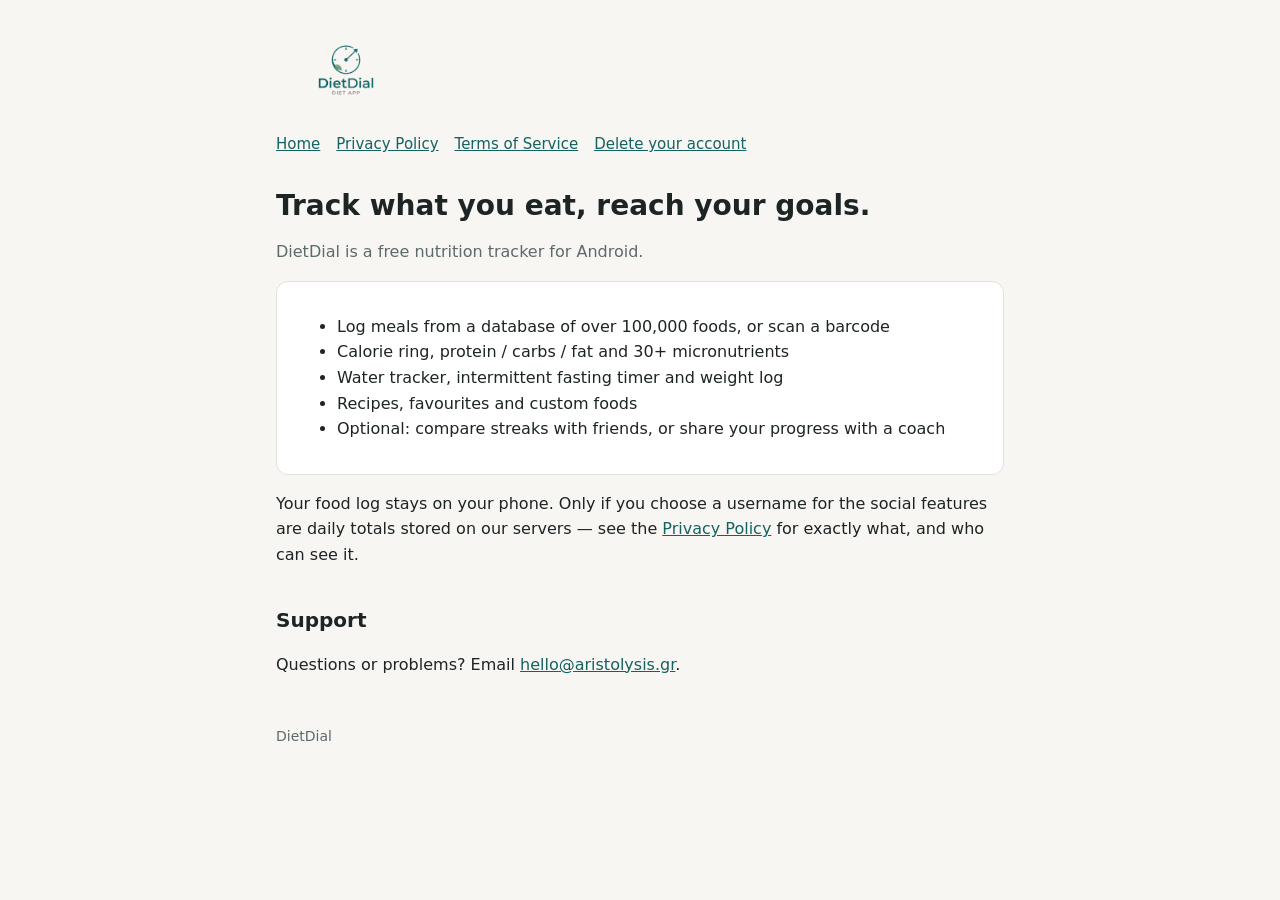
<file: index.html>
<!doctype html>
<html lang="en">
<head>
  <meta charset="utf-8">
  <meta name="viewport" content="width=device-width, initial-scale=1">
  <title>DietDial</title>
  <meta name="description" content="DietDial — a simple calorie, macro and nutrition tracker.">
  <link rel="icon" href="logo.png">
  <link rel="stylesheet" href="style.css">
</head>
<body>
  <main>
    <header><img src="logo.png" alt="DietDial"></header>
    <nav>
      <a href="./">Home</a>
      <a href="privacy.html">Privacy Policy</a>
      <a href="terms.html">Terms of Service</a>
      <a href="delete-account.html">Delete your account</a>
    </nav>

    <h1>Track what you eat, reach your goals.</h1>
    <p class="muted">DietDial is a free nutrition tracker for Android.</p>

    <div class="card">
      <ul>
        <li>Log meals from a database of over 100,000 foods, or scan a barcode</li>
        <li>Calorie ring, protein / carbs / fat and 30+ micronutrients</li>
        <li>Water tracker, intermittent fasting timer and weight log</li>
        <li>Recipes, favourites and custom foods</li>
        <li>Optional: compare streaks with friends, or share your progress with a coach</li>
      </ul>
    </div>

    <p>Your food log stays on your phone. Only if you choose a username for the social
      features are daily totals stored on our servers — see the
      <a href="privacy.html">Privacy Policy</a> for exactly what, and who can see it.</p>

    <h2>Support</h2>
    <p>Questions or problems? Email <a href="mailto:hello@aristolysis.gr">hello@aristolysis.gr</a>.</p>

    <footer>DietDial</footer>
  </main>
</body>
</html>
</file>
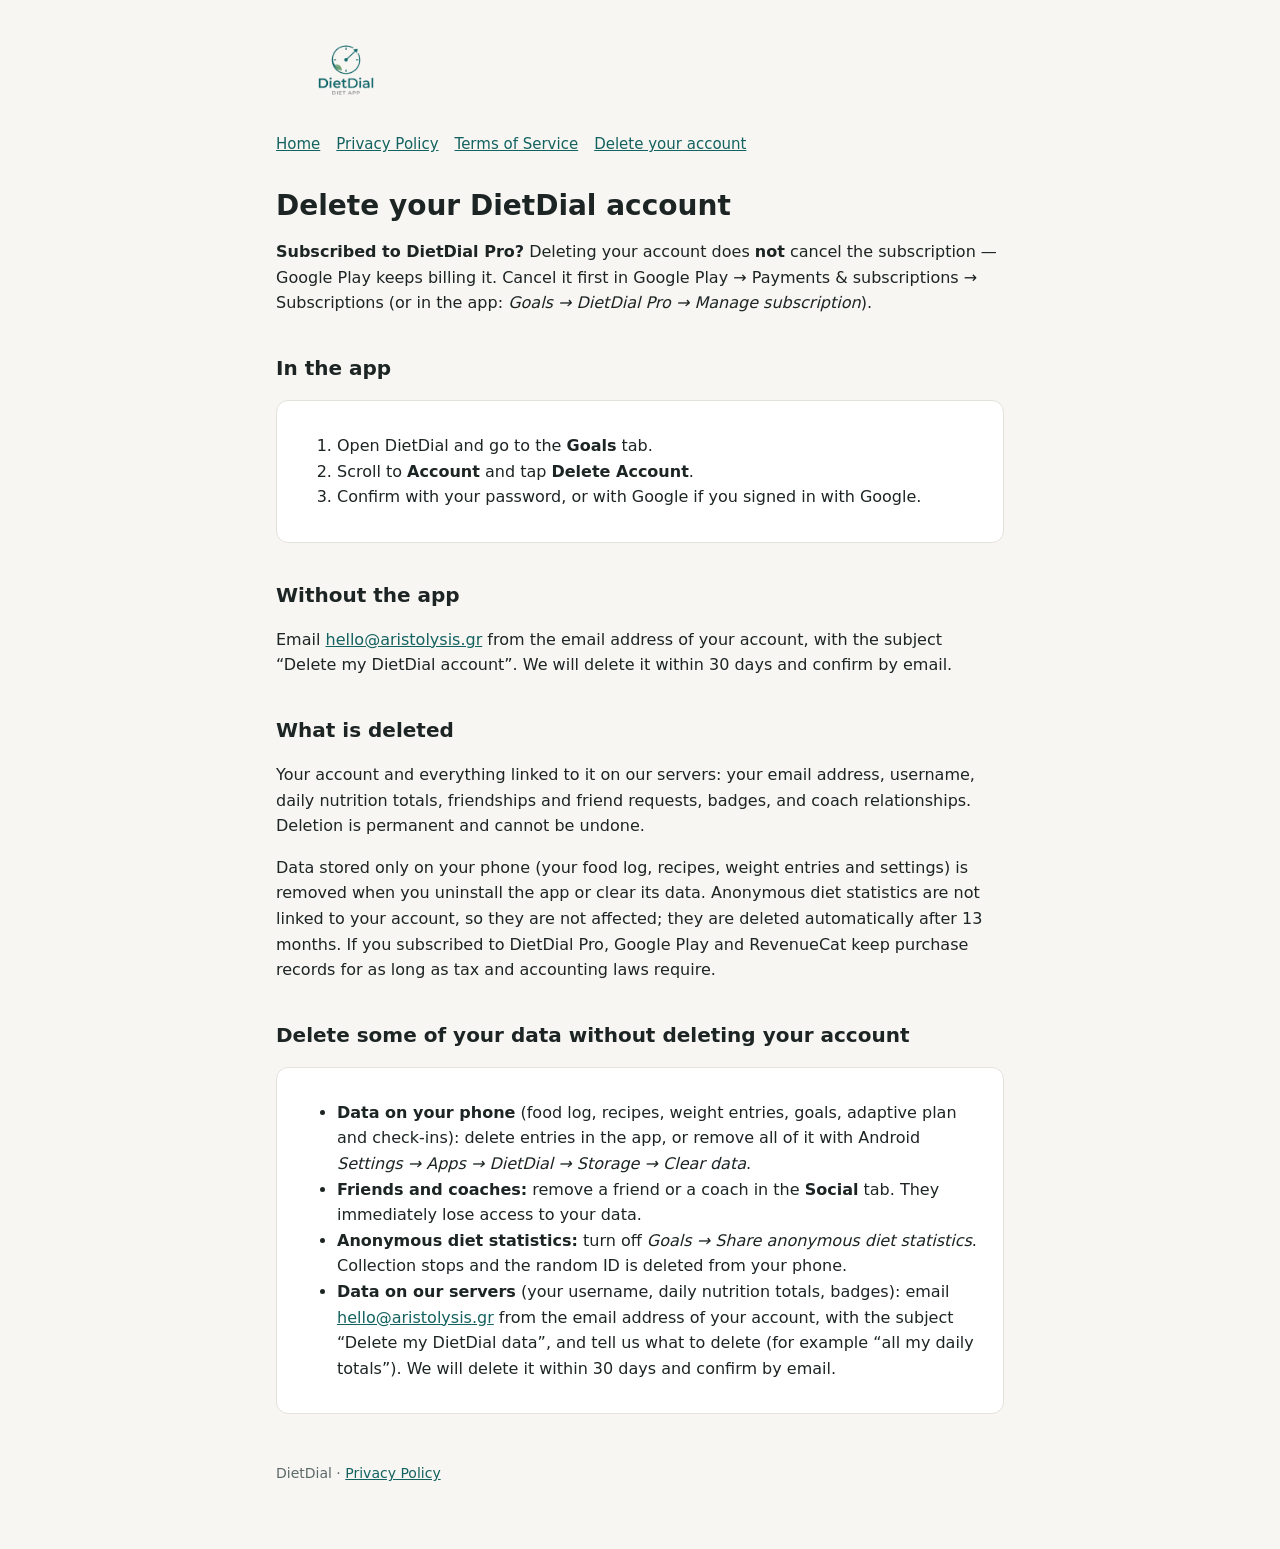
<file: delete-account.html>
<!doctype html>
<html lang="en">
<head>
  <meta charset="utf-8">
  <meta name="viewport" content="width=device-width, initial-scale=1">
  <title>Delete your DietDial account</title>
  <meta name="description" content="How to delete your DietDial account and data.">
  <link rel="icon" href="logo.png">
  <link rel="stylesheet" href="style.css">
</head>
<body>
  <main>
    <header><img src="logo.png" alt="DietDial"></header>
    <nav>
      <a href="./">Home</a>
      <a href="privacy.html">Privacy Policy</a>
      <a href="terms.html">Terms of Service</a>
      <a href="delete-account.html">Delete your account</a>
    </nav>

    <h1>Delete your DietDial account</h1>

    <p><strong>Subscribed to DietDial Pro?</strong> Deleting your account does <strong>not</strong> cancel the
      subscription — Google Play keeps billing it. Cancel it first in Google Play → Payments &amp; subscriptions
      → Subscriptions (or in the app: <em>Goals → DietDial Pro → Manage subscription</em>).</p>

    <h2>In the app</h2>
    <div class="card">
      <ol>
        <li>Open DietDial and go to the <strong>Goals</strong> tab.</li>
        <li>Scroll to <strong>Account</strong> and tap <strong>Delete Account</strong>.</li>
        <li>Confirm with your password, or with Google if you signed in with Google.</li>
      </ol>
    </div>

    <h2>Without the app</h2>
    <p>Email <a href="mailto:hello@aristolysis.gr?subject=Delete%20my%20DietDial%20account">hello@aristolysis.gr</a>
      from the email address of your account, with the subject “Delete my DietDial account”. We will delete it
      within 30 days and confirm by email.</p>

    <h2>What is deleted</h2>
    <p>Your account and everything linked to it on our servers: your email address, username,
      daily nutrition totals, friendships and friend requests, badges, and coach relationships. Deletion is
      permanent and cannot be undone.</p>
    <p>Data stored only on your phone (your food log, recipes, weight entries and settings) is removed when you
      uninstall the app or clear its data. Anonymous diet statistics are not linked to your account, so they
      are not affected; they are deleted automatically after 13 months. If you subscribed to DietDial Pro,
      Google Play and RevenueCat keep purchase records for as long as tax and accounting laws require.</p>

    <h2 id="delete-data">Delete some of your data without deleting your account</h2>
    <div class="card">
      <ul>
        <li><strong>Data on your phone</strong> (food log, recipes, weight entries, goals, adaptive plan and
          check-ins): delete entries in the app, or remove all of it with Android
          <em>Settings → Apps → DietDial → Storage → Clear data</em>.</li>
        <li><strong>Friends and coaches:</strong> remove a friend or a coach in the <strong>Social</strong> tab.
          They immediately lose access to your data.</li>
        <li><strong>Anonymous diet statistics:</strong> turn off <em>Goals → Share anonymous diet statistics</em>.
          Collection stops and the random ID is deleted from your phone.</li>
        <li><strong>Data on our servers</strong> (your username, daily nutrition totals, badges): email
          <a href="mailto:hello@aristolysis.gr?subject=Delete%20my%20DietDial%20data">hello@aristolysis.gr</a>
          from the email address of your account, with the subject “Delete my DietDial data”, and tell us what to
          delete (for example “all my daily totals”). We will delete it within 30 days and confirm by email.</li>
      </ul>
    </div>

    <footer>DietDial · <a href="privacy.html">Privacy Policy</a></footer>
  </main>
</body>
</html>
</file>
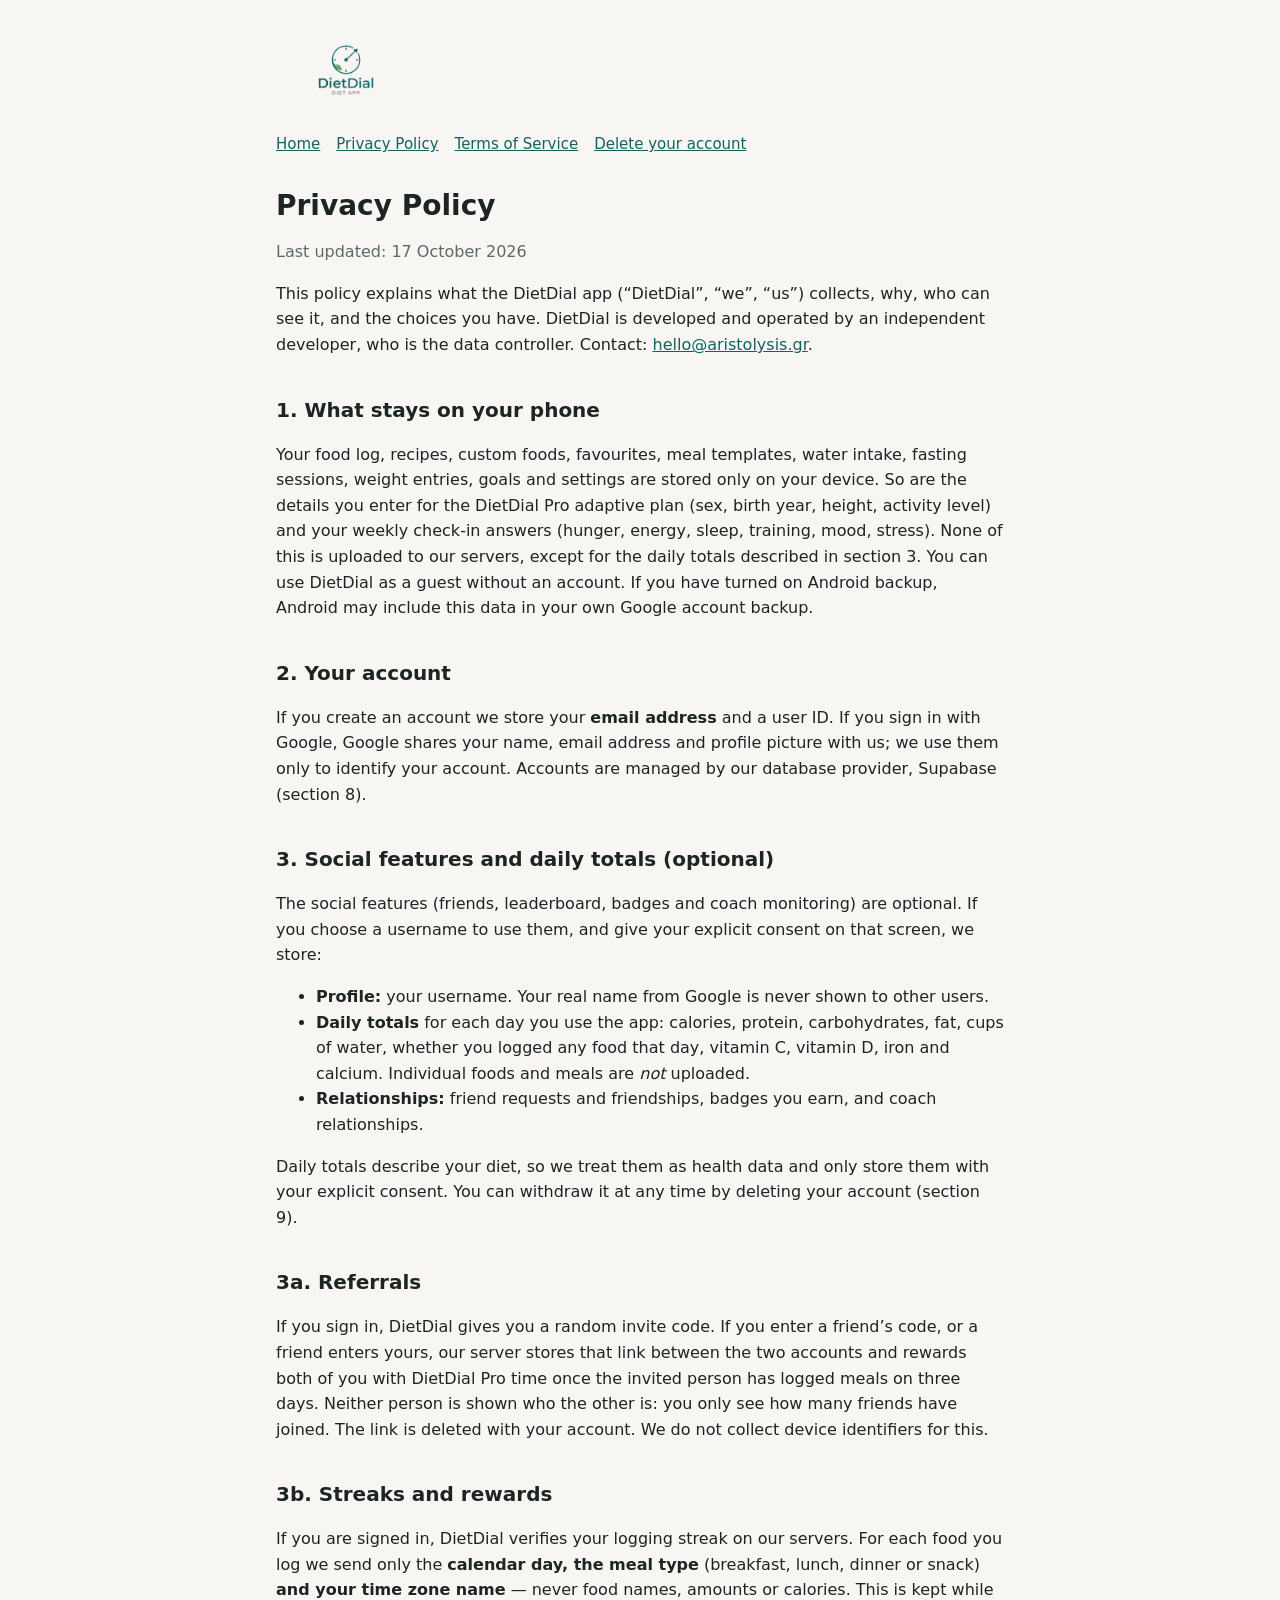
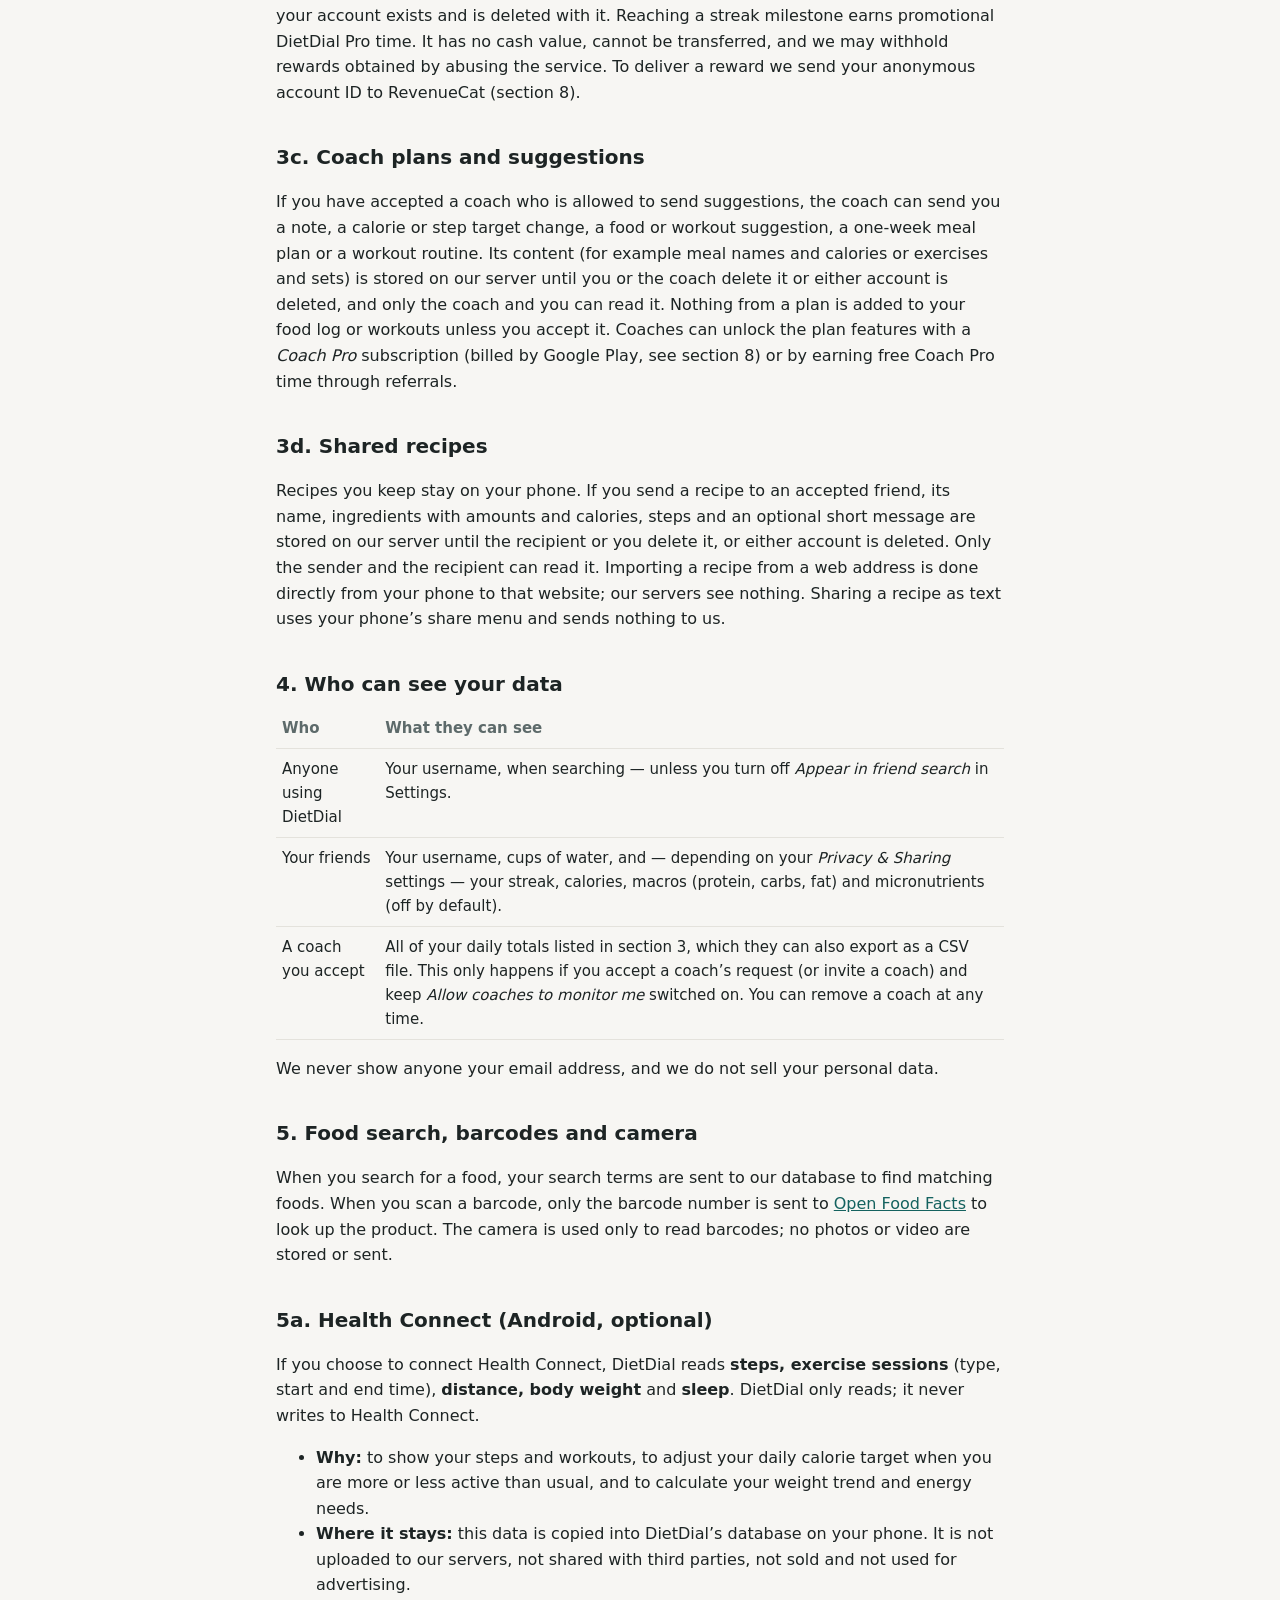
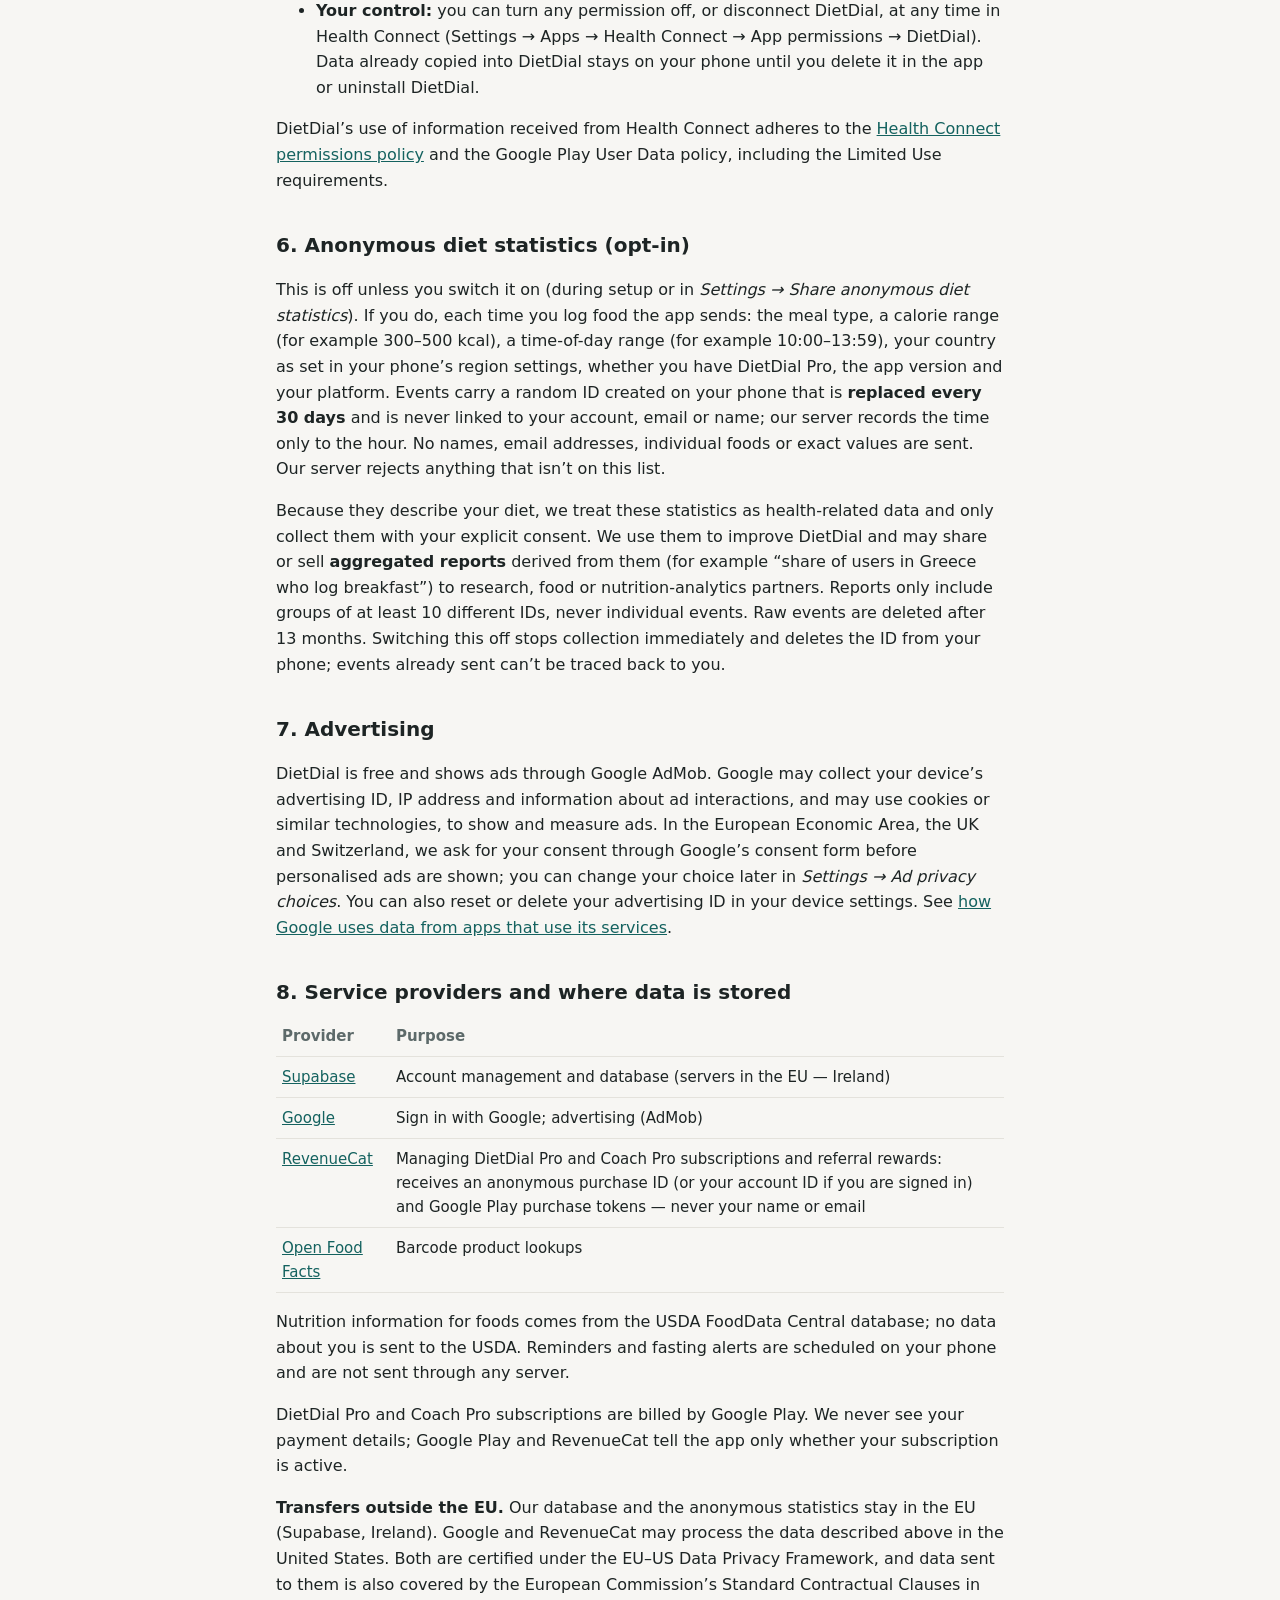
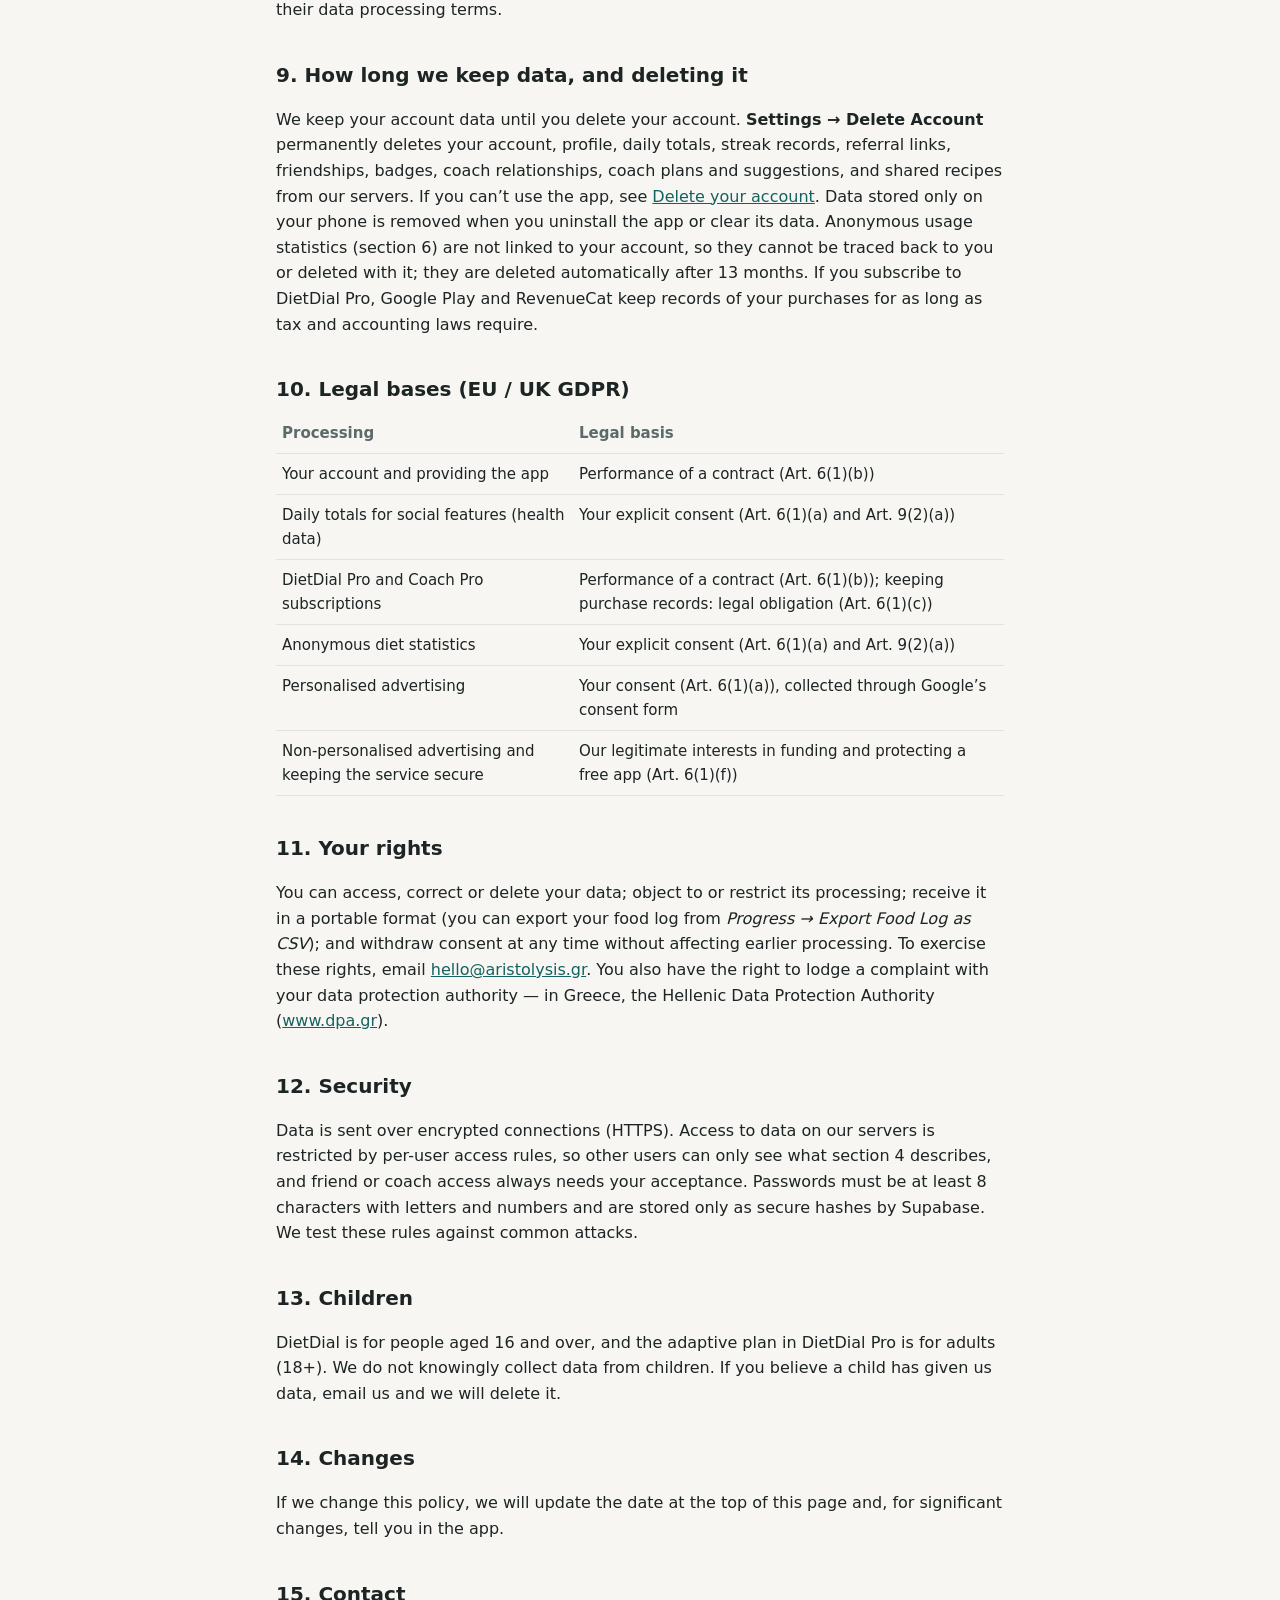
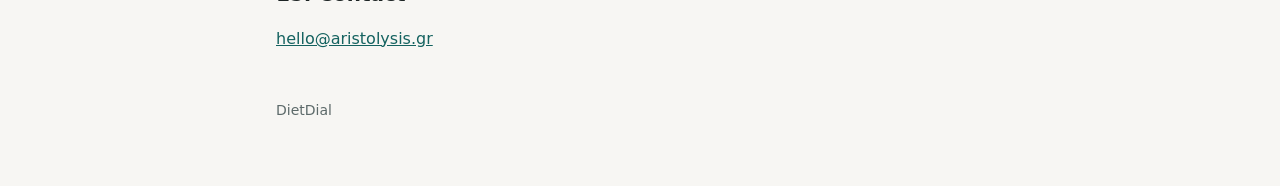
<file: privacy.html>
<!doctype html>
<html lang="en">
<head>
  <meta charset="utf-8">
  <meta name="viewport" content="width=device-width, initial-scale=1">
  <title>DietDial Privacy Policy</title>
  <meta name="description" content="How DietDial collects, uses and shares your data.">
  <link rel="icon" href="logo.png">
  <link rel="stylesheet" href="style.css">
</head>
<body>
  <main>
    <header><img src="logo.png" alt="DietDial"></header>
    <nav>
      <a href="./">Home</a>
      <a href="privacy.html">Privacy Policy</a>
      <a href="terms.html">Terms of Service</a>
      <a href="delete-account.html">Delete your account</a>
    </nav>

    <h1>Privacy Policy</h1>
    <p class="muted">Last updated: 17 October 2026</p>

    <p>This policy explains what the DietDial app (“DietDial”, “we”, “us”) collects, why, who can see it,
      and the choices you have. DietDial is developed and operated by an independent developer, who is the
      data controller. Contact: <a href="mailto:hello@aristolysis.gr">hello@aristolysis.gr</a>.</p>

    <h2>1. What stays on your phone</h2>
    <p>Your food log, recipes, custom foods, favourites, meal templates, water intake, fasting sessions,
      weight entries, goals and settings are stored only on your device. So are the details you enter for the
      DietDial Pro adaptive plan (sex, birth year, height, activity level) and your weekly check-in answers
      (hunger, energy, sleep, training, mood, stress). None of this is uploaded to our servers, except for the
      daily totals described in section 3. You can use DietDial as a guest without an account. If you have
      turned on Android backup, Android may include this data in your own Google account backup.</p>

    <h2>2. Your account</h2>
    <p>If you create an account we store your <strong>email address</strong> and a user ID. If you sign in with
      Google, Google shares your name, email address and profile picture with us; we use them only to identify
      your account. Accounts are managed by our database provider, Supabase (section 8).</p>

    <h2>3. Social features and daily totals (optional)</h2>
    <p>The social features (friends, leaderboard, badges and coach monitoring) are optional. If you choose a
      username to use them, and give your explicit consent on that screen, we store:</p>
    <ul>
      <li><strong>Profile:</strong> your username. Your real name from Google is never shown to other users.</li>
      <li><strong>Daily totals</strong> for each day you use the app: calories, protein, carbohydrates, fat,
        cups of water, whether you logged any food that day, vitamin C, vitamin D, iron and calcium.
        Individual foods and meals are <em>not</em> uploaded.</li>
      <li><strong>Relationships:</strong> friend requests and friendships, badges you earn, and coach
        relationships.</li>
    </ul>
    <p>Daily totals describe your diet, so we treat them as health data and only store them with your explicit
      consent. You can withdraw it at any time by deleting your account (section 9).</p>

    <h2>3a. Referrals</h2>
    <p>If you sign in, DietDial gives you a random invite code. If you enter a friend’s code, or a friend
      enters yours, our server stores that link between the two accounts and rewards both of you with
      DietDial Pro time once the invited person has logged meals on three days. Neither person is shown who
      the other is: you only see how many friends have joined. The link is deleted with your account. We do
      not collect device identifiers for this.</p>

    <h2>3b. Streaks and rewards</h2>
    <p>If you are signed in, DietDial verifies your logging streak on our servers. For each food you log we
      send only the <strong>calendar day, the meal type</strong> (breakfast, lunch, dinner or snack) <strong>and
      your time zone name</strong> — never food names, amounts or calories. This is kept while your account
      exists and is deleted with it. Reaching a streak milestone earns promotional DietDial Pro time. It has
      no cash value, cannot be transferred, and we may withhold rewards obtained by abusing the service. To
      deliver a reward we send your anonymous account ID to RevenueCat (section 8).</p>

    <h2>3c. Coach plans and suggestions</h2>
    <p>If you have accepted a coach who is allowed to send suggestions, the coach can send you a note, a calorie or step target change, a food or workout
      suggestion, a one-week meal plan or a workout routine. Its content (for example meal names and calories
      or exercises and sets) is stored on our server until you or the coach delete it or either account is
      deleted, and only the coach and you can read it. Nothing from a plan is added to your food log or
      workouts unless you accept it. Coaches can unlock the plan features with a <em>Coach Pro</em>
      subscription (billed by Google Play, see section 8) or by earning free Coach Pro time through referrals.</p>

    <h2>3d. Shared recipes</h2>
    <p>Recipes you keep stay on your phone. If you send a recipe to an accepted friend, its name,
      ingredients with amounts and calories, steps and an optional short message are stored on our server
      until the recipient or you delete it, or either account is deleted. Only the sender and the recipient
      can read it. Importing a recipe from a web address is done directly from your phone to that website;
      our servers see nothing. Sharing a recipe as text uses your phone’s share menu and sends nothing to us.</p>

    <h2>4. Who can see your data</h2>
    <table>
      <tr><th>Who</th><th>What they can see</th></tr>
      <tr><td>Anyone using DietDial</td><td>Your username, when searching — unless you turn off
        <em>Appear in friend search</em> in Settings.</td></tr>
      <tr><td>Your friends</td><td>Your username, cups of water, and — depending on your
        <em>Privacy &amp; Sharing</em> settings — your streak, calories, macros (protein, carbs, fat) and
        micronutrients (off by default).</td></tr>
      <tr><td>A coach you accept</td><td>All of your daily totals listed in section 3, which they can also
        export as a CSV file. This only happens if you accept a coach’s request (or invite a coach) and keep
        <em>Allow coaches to monitor me</em> switched on. You can remove a coach at any time.</td></tr>
    </table>
    <p>We never show anyone your email address, and we do not sell your personal data.</p>

    <h2>5. Food search, barcodes and camera</h2>
    <p>When you search for a food, your search terms are sent to our database to find matching foods.
      When you scan a barcode, only the barcode number is sent to <a href="https://world.openfoodfacts.org/privacy">Open Food Facts</a>
      to look up the product. The camera is used only to read barcodes; no photos or video are stored or sent.</p>

    <h2>5a. Health Connect (Android, optional)</h2>
    <p>If you choose to connect Health Connect, DietDial reads <strong>steps, exercise sessions</strong> (type,
      start and end time), <strong>distance, body weight</strong> and <strong>sleep</strong>. DietDial only
      reads; it never writes to Health Connect.</p>
    <ul>
      <li><strong>Why:</strong> to show your steps and workouts, to adjust your daily calorie target when you
        are more or less active than usual, and to calculate your weight trend and energy needs.</li>
      <li><strong>Where it stays:</strong> this data is copied into DietDial’s database on your phone. It is
        not uploaded to our servers, not shared with third parties, not sold and not used for advertising.</li>
      <li><strong>Your control:</strong> you can turn any permission off, or disconnect DietDial, at any time
        in Health Connect (Settings → Apps → Health Connect → App permissions → DietDial). Data already
        copied into DietDial stays on your phone until you delete it in the app or uninstall DietDial.</li>
    </ul>
    <p>DietDial’s use of information received from Health Connect adheres to the
      <a href="https://developer.android.com/health-and-fitness/guides/health-connect/develop/get-started#privacy-policy">Health Connect permissions policy</a>
      and the Google Play User Data policy, including the Limited Use requirements.</p>

    <h2>6. Anonymous diet statistics (opt-in)</h2>
    <p>This is off unless you switch it on (during setup or in <em>Settings → Share anonymous diet
      statistics</em>). If you do, each time you log food the app sends: the meal type, a calorie range (for
      example 300–500 kcal), a time-of-day range (for example 10:00–13:59), your country as set in your phone’s
      region settings, whether you have DietDial Pro, the app version and your platform. Events carry a random
      ID created on your phone that is <strong>replaced every 30 days</strong> and is never linked to your
      account, email or name; our server records the time only to the hour. No names, email addresses,
      individual foods or exact values are sent. Our server rejects anything that isn’t on this list.</p>
    <p>Because they describe your diet, we treat these statistics as health-related data and only collect
      them with your explicit consent. We use them to improve DietDial and may share or sell
      <strong>aggregated reports</strong> derived from them (for example “share of users in Greece who log
      breakfast”) to research, food or nutrition-analytics partners. Reports only include groups of at least
      10 different IDs, never individual events. Raw events are deleted after 13 months. Switching this off
      stops collection immediately and deletes the ID from your phone; events already sent can’t be traced
      back to you.</p>

    <h2>7. Advertising</h2>
    <p>DietDial is free and shows ads through Google AdMob. Google may collect your device’s advertising ID,
      IP address and information about ad interactions, and may use cookies or similar technologies, to show
      and measure ads. In the European Economic Area, the UK and Switzerland, we ask for your consent through
      Google’s consent form before personalised ads are shown; you can change your choice later in
      <em>Settings → Ad privacy choices</em>. You can also reset or delete your advertising ID in your
      device settings. See <a href="https://policies.google.com/technologies/partner-sites">how Google uses
      data from apps that use its services</a>.</p>

    <h2>8. Service providers and where data is stored</h2>
    <table>
      <tr><th>Provider</th><th>Purpose</th></tr>
      <tr><td><a href="https://supabase.com/privacy">Supabase</a></td><td>Account management and database
        (servers in the EU — Ireland)</td></tr>
      <tr><td><a href="https://policies.google.com/privacy">Google</a></td><td>Sign in with Google;
        advertising (AdMob)</td></tr>
      <tr><td><a href="https://www.revenuecat.com/privacy">RevenueCat</a></td><td>Managing DietDial Pro and
        Coach Pro subscriptions and referral rewards: receives an anonymous purchase ID (or your account ID if you are signed in) and Google
        Play purchase tokens — never your name or email</td></tr>
      <tr><td><a href="https://world.openfoodfacts.org/privacy">Open Food Facts</a></td><td>Barcode product
        lookups</td></tr>
    </table>
    <p>Nutrition information for foods comes from the USDA FoodData Central database; no data about you is
      sent to the USDA. Reminders and fasting alerts are scheduled on your phone and are not sent through any
      server.</p>
    <p>DietDial Pro and Coach Pro subscriptions are billed by Google Play. We never see your payment details; Google Play
      and RevenueCat tell the app only whether your subscription is active.</p>
    <p><strong>Transfers outside the EU.</strong> Our database and the anonymous statistics stay in the EU
      (Supabase, Ireland). Google and RevenueCat may process the data described above in the United States.
      Both are certified under the EU–US Data Privacy Framework, and data sent to them is also covered by the
      European Commission’s Standard Contractual Clauses in their data processing terms.</p>

    <h2>9. How long we keep data, and deleting it</h2>
    <p>We keep your account data until you delete your account. <strong>Settings → Delete Account</strong>
      permanently deletes your account, profile, daily totals, streak records, referral links, friendships,
      badges, coach relationships, coach plans and suggestions, and shared recipes from our servers. If you can’t use the app, see <a href="delete-account.html">Delete your account</a>.
      Data stored only on your phone is removed when you uninstall the app or clear its data. Anonymous usage
      statistics (section 6) are not linked to your account, so they cannot be traced back to you or deleted
      with it; they are deleted automatically after 13 months. If you subscribe to DietDial Pro, Google Play
      and RevenueCat keep records of your purchases for as long as tax and accounting laws require.</p>

    <h2>10. Legal bases (EU / UK GDPR)</h2>
    <table>
      <tr><th>Processing</th><th>Legal basis</th></tr>
      <tr><td>Your account and providing the app</td><td>Performance of a contract (Art. 6(1)(b))</td></tr>
      <tr><td>Daily totals for social features (health data)</td><td>Your explicit consent (Art. 6(1)(a) and
        Art. 9(2)(a))</td></tr>
      <tr><td>DietDial Pro and Coach Pro subscriptions</td><td>Performance of a contract (Art. 6(1)(b)); keeping purchase
        records: legal obligation (Art. 6(1)(c))</td></tr>
      <tr><td>Anonymous diet statistics</td><td>Your explicit consent (Art. 6(1)(a) and Art. 9(2)(a))</td></tr>
      <tr><td>Personalised advertising</td><td>Your consent (Art. 6(1)(a)), collected through Google’s consent
        form</td></tr>
      <tr><td>Non-personalised advertising and keeping the service secure</td><td>Our legitimate interests in
        funding and protecting a free app (Art. 6(1)(f))</td></tr>
    </table>

    <h2>11. Your rights</h2>
    <p>You can access, correct or delete your data; object to or restrict its processing; receive it in a
      portable format (you can export your food log from <em>Progress → Export Food Log as CSV</em>); and
      withdraw consent at any time without affecting earlier processing. To exercise these rights, email
      <a href="mailto:hello@aristolysis.gr">hello@aristolysis.gr</a>. You also have the right to lodge
      a complaint with your data protection authority — in Greece, the Hellenic Data Protection Authority
      (<a href="https://www.dpa.gr">www.dpa.gr</a>).</p>

    <h2>12. Security</h2>
    <p>Data is sent over encrypted connections (HTTPS). Access to data on our servers is restricted by
      per-user access rules, so other users can only see what section 4 describes, and friend or coach access
      always needs your acceptance. Passwords must be at least 8 characters with letters and numbers and are
      stored only as secure hashes by Supabase. We test these rules against common attacks.</p>

    <h2>13. Children</h2>
    <p>DietDial is for people aged 16 and over, and the adaptive plan in DietDial Pro is for adults (18+). We
      do not knowingly collect data from children. If you believe a child has given us data, email us and we
      will delete it.</p>

    <h2>14. Changes</h2>
    <p>If we change this policy, we will update the date at the top of this page and, for significant changes,
      tell you in the app.</p>

    <h2>15. Contact</h2>
    <p><a href="mailto:hello@aristolysis.gr">hello@aristolysis.gr</a></p>

    <footer>DietDial</footer>
  </main>
</body>
</html>
</file>
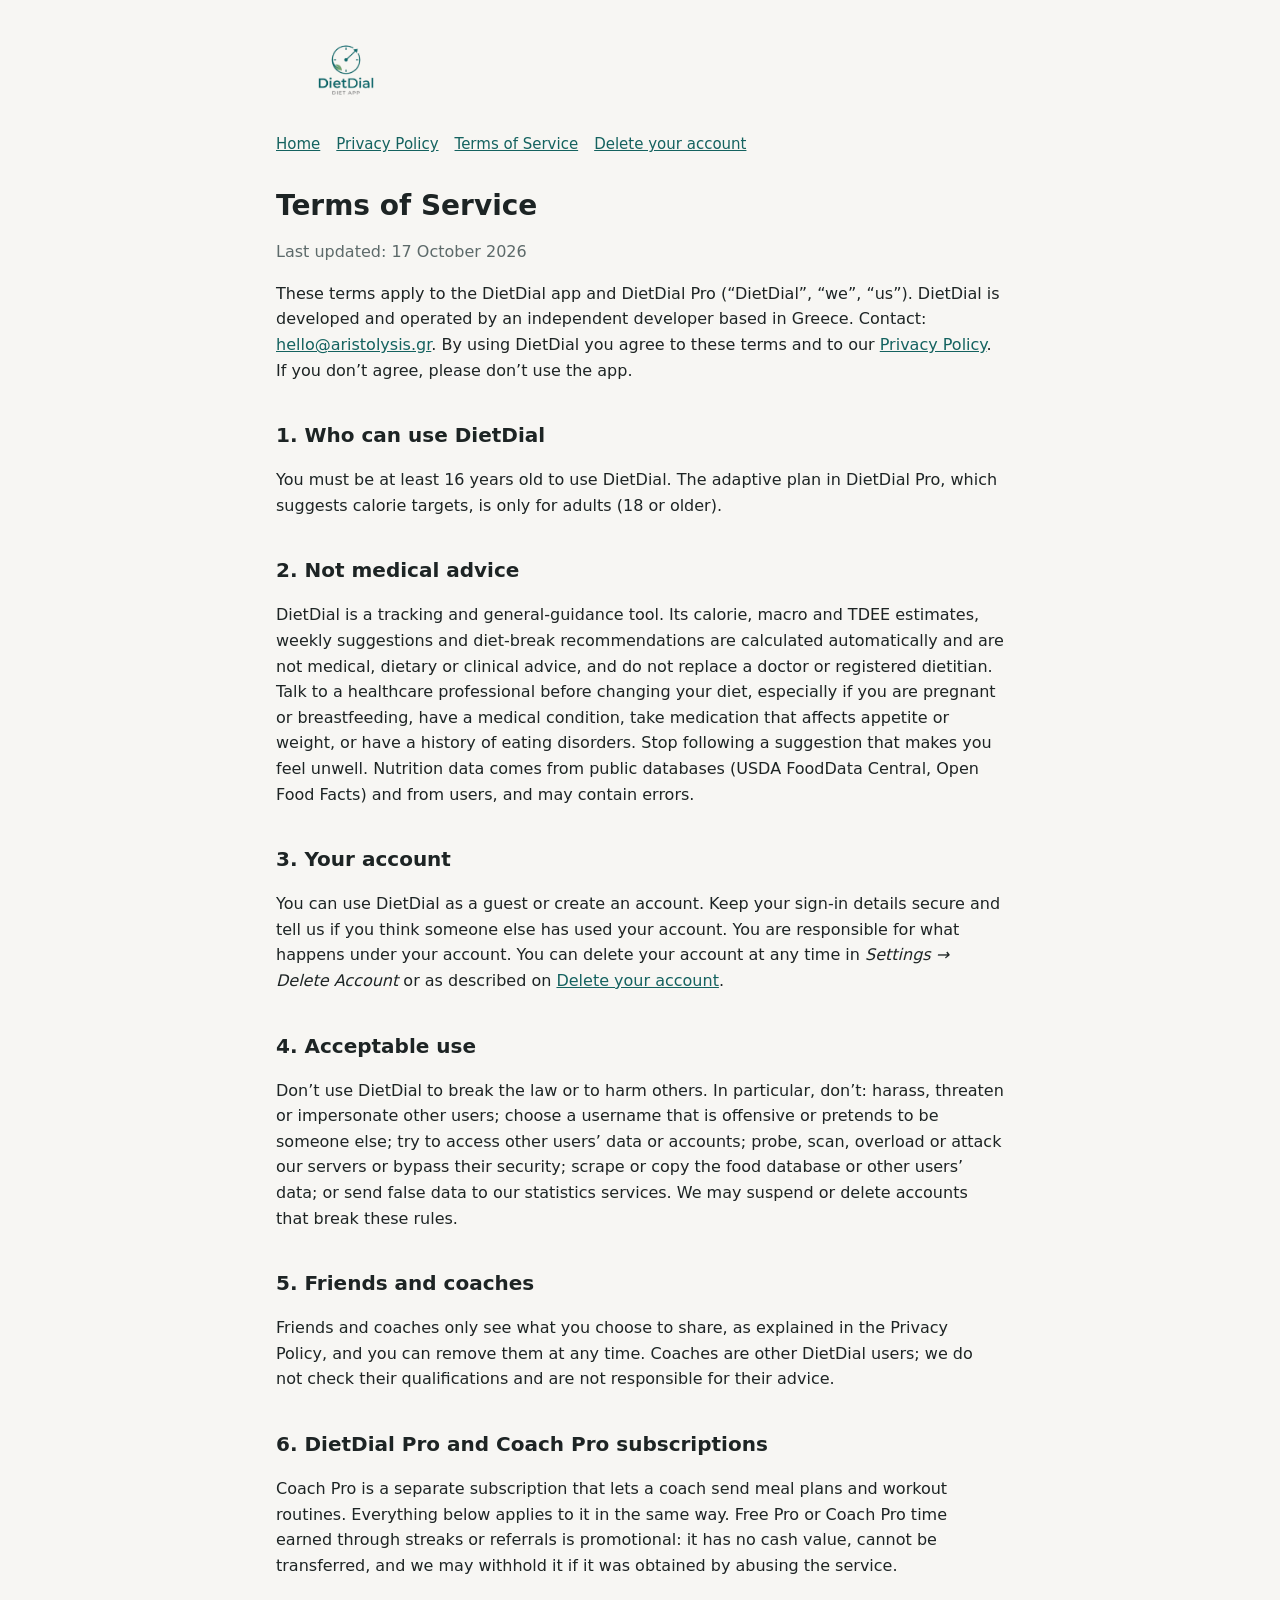
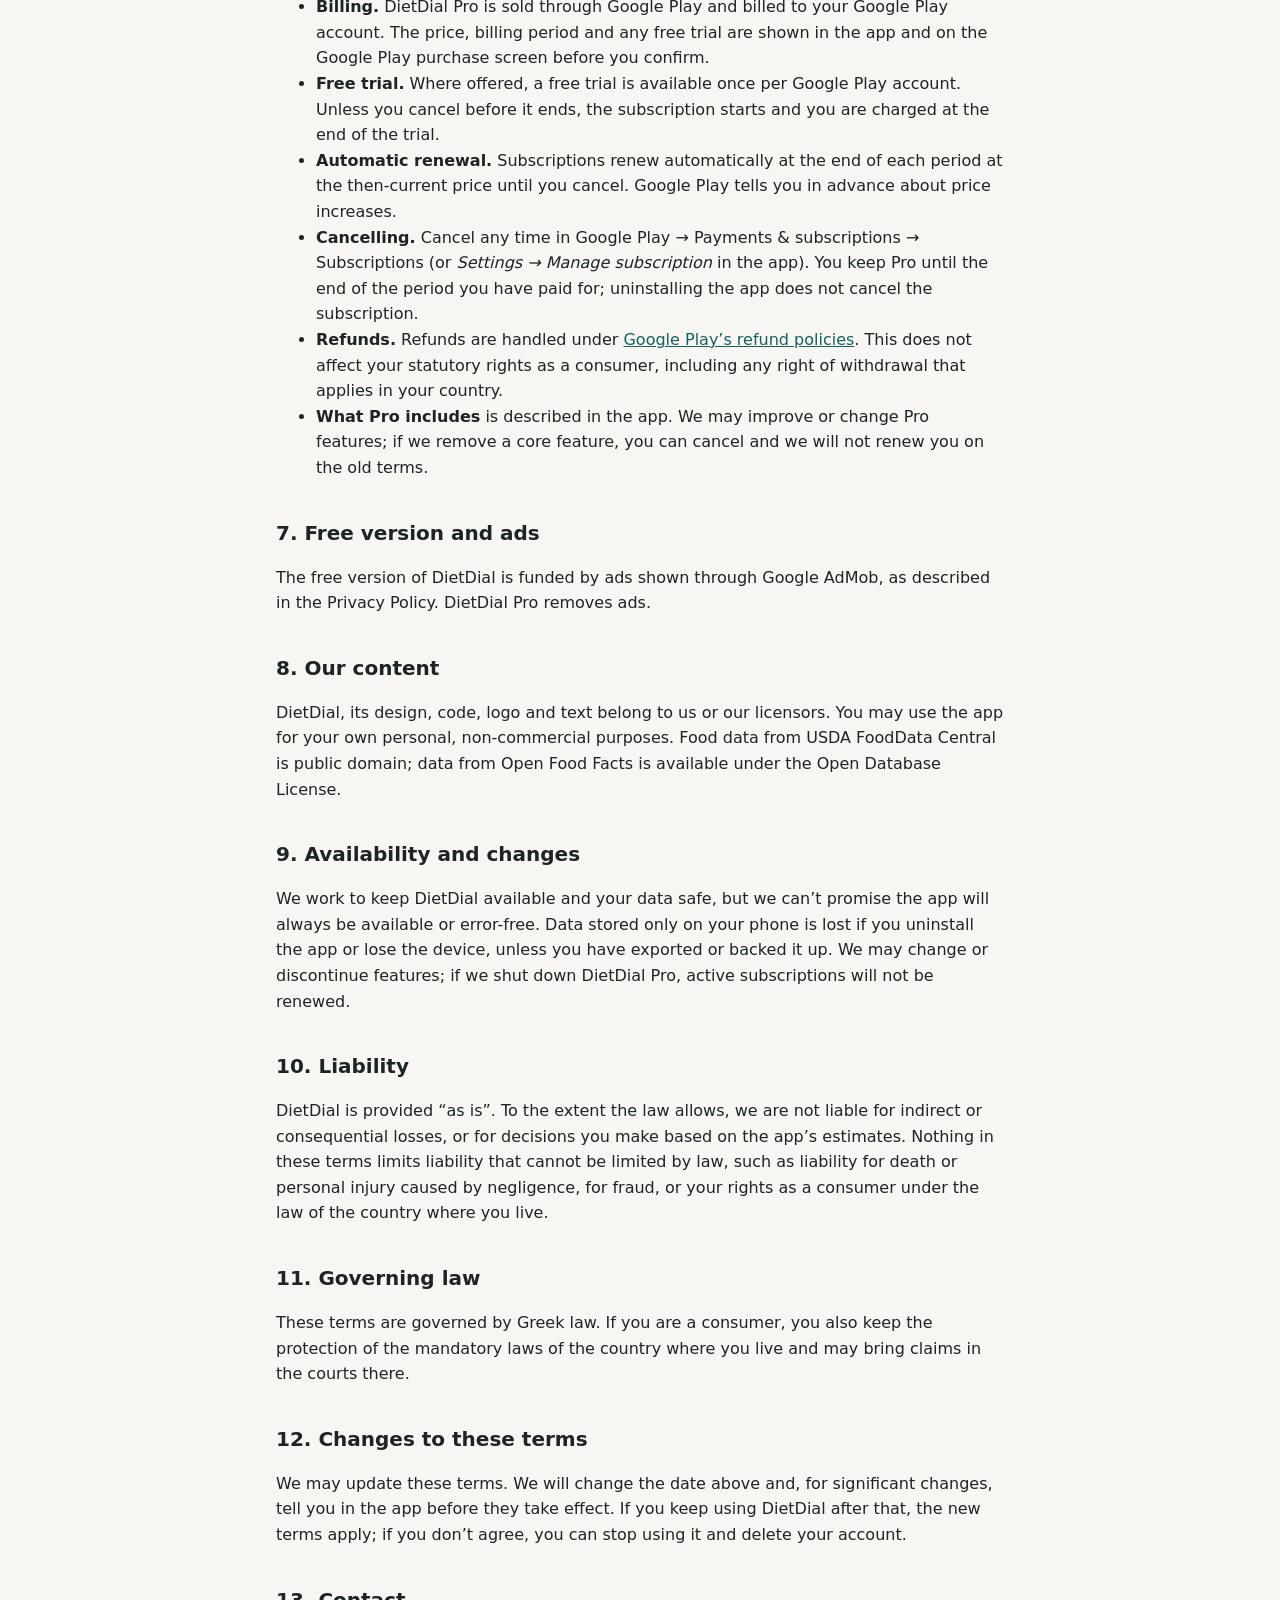
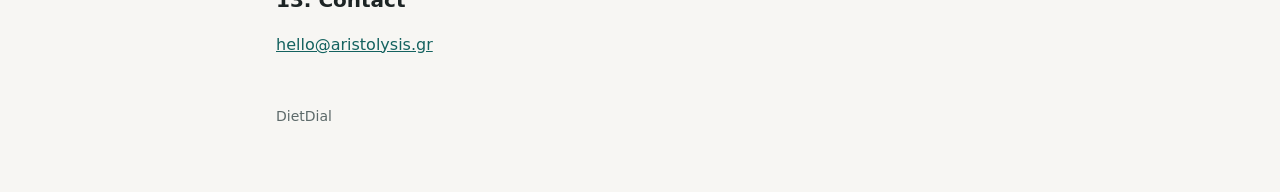
<file: terms.html>
<!doctype html>
<html lang="en">
<head>
  <meta charset="utf-8">
  <meta name="viewport" content="width=device-width, initial-scale=1">
  <title>DietDial Terms of Service</title>
  <meta name="description" content="The terms for using the DietDial app and DietDial Pro.">
  <link rel="icon" href="logo.png">
  <link rel="stylesheet" href="style.css">
</head>
<body>
  <main>
    <header><img src="logo.png" alt="DietDial"></header>
    <nav>
      <a href="./">Home</a>
      <a href="privacy.html">Privacy Policy</a>
      <a href="terms.html">Terms of Service</a>
      <a href="delete-account.html">Delete your account</a>
    </nav>

    <h1>Terms of Service</h1>
    <p class="muted">Last updated: 17 October 2026</p>

    <p>These terms apply to the DietDial app and DietDial Pro (“DietDial”, “we”, “us”). DietDial is
      developed and operated by an independent developer based in Greece. Contact:
      <a href="mailto:hello@aristolysis.gr">hello@aristolysis.gr</a>. By using DietDial you agree to
      these terms and to our <a href="privacy.html">Privacy Policy</a>. If you don’t agree, please don’t use
      the app.</p>

    <h2>1. Who can use DietDial</h2>
    <p>You must be at least 16 years old to use DietDial. The adaptive plan in DietDial Pro, which suggests
      calorie targets, is only for adults (18 or older).</p>

    <h2>2. Not medical advice</h2>
    <p>DietDial is a tracking and general-guidance tool. Its calorie, macro and TDEE estimates, weekly
      suggestions and diet-break recommendations are calculated automatically and are not medical, dietary
      or clinical advice, and do not replace a doctor or registered dietitian. Talk to a healthcare
      professional before changing your diet, especially if you are pregnant or breastfeeding, have a medical
      condition, take medication that affects appetite or weight, or have a history of eating disorders.
      Stop following a suggestion that makes you feel unwell. Nutrition data comes from public databases
      (USDA FoodData Central, Open Food Facts) and from users, and may contain errors.</p>

    <h2>3. Your account</h2>
    <p>You can use DietDial as a guest or create an account. Keep your sign-in details secure and tell us if
      you think someone else has used your account. You are responsible for what happens under your account.
      You can delete your account at any time in <em>Settings → Delete Account</em> or as described on
      <a href="delete-account.html">Delete your account</a>.</p>

    <h2>4. Acceptable use</h2>
    <p>Don’t use DietDial to break the law or to harm others. In particular, don’t: harass, threaten or
      impersonate other users; choose a username that is offensive or pretends to be someone else; try to
      access other users’ data or accounts; probe, scan, overload or attack our servers or bypass their
      security; scrape or copy the food database or other users’ data; or send false data to our statistics
      services. We may suspend or delete accounts that break these rules.</p>

    <h2>5. Friends and coaches</h2>
    <p>Friends and coaches only see what you choose to share, as explained in the Privacy Policy, and you can
      remove them at any time. Coaches are other DietDial users; we do not check their qualifications and are
      not responsible for their advice.</p>

    <h2>6. DietDial Pro and Coach Pro subscriptions</h2>
    <p>Coach Pro is a separate subscription that lets a coach send meal plans and workout routines. Everything
      below applies to it in the same way. Free Pro or Coach Pro time earned through streaks or referrals is
      promotional: it has no cash value, cannot be transferred, and we may withhold it if it was obtained by
      abusing the service.</p>
    <ul>
      <li><strong>Billing.</strong> DietDial Pro is sold through Google Play and billed to your Google Play
        account. The price, billing period and any free trial are shown in the app and on the Google Play
        purchase screen before you confirm.</li>
      <li><strong>Free trial.</strong> Where offered, a free trial is available once per Google Play account.
        Unless you cancel before it ends, the subscription starts and you are charged at the end of the
        trial.</li>
      <li><strong>Automatic renewal.</strong> Subscriptions renew automatically at the end of each period at
        the then-current price until you cancel. Google Play tells you in advance about price increases.</li>
      <li><strong>Cancelling.</strong> Cancel any time in Google Play → Payments &amp; subscriptions →
        Subscriptions (or <em>Settings → Manage subscription</em> in the app). You keep Pro until the end of
        the period you have paid for; uninstalling the app does not cancel the subscription.</li>
      <li><strong>Refunds.</strong> Refunds are handled under
        <a href="https://support.google.com/googleplay/answer/2479637">Google Play’s refund policies</a>.
        This does not affect your statutory rights as a consumer, including any right of withdrawal that
        applies in your country.</li>
      <li><strong>What Pro includes</strong> is described in the app. We may improve or change Pro features;
        if we remove a core feature, you can cancel and we will not renew you on the old terms.</li>
    </ul>

    <h2>7. Free version and ads</h2>
    <p>The free version of DietDial is funded by ads shown through Google AdMob, as described in the Privacy
      Policy. DietDial Pro removes ads.</p>

    <h2>8. Our content</h2>
    <p>DietDial, its design, code, logo and text belong to us or our licensors. You may use the app for your
      own personal, non-commercial purposes. Food data from USDA FoodData Central is public domain; data from
      Open Food Facts is available under the Open Database License.</p>

    <h2>9. Availability and changes</h2>
    <p>We work to keep DietDial available and your data safe, but we can’t promise the app will always be
      available or error-free. Data stored only on your phone is lost if you uninstall the app or lose the
      device, unless you have exported or backed it up. We may change or discontinue features; if we shut
      down DietDial Pro, active subscriptions will not be renewed.</p>

    <h2>10. Liability</h2>
    <p>DietDial is provided “as is”. To the extent the law allows, we are not liable for indirect or
      consequential losses, or for decisions you make based on the app’s estimates. Nothing in these terms
      limits liability that cannot be limited by law, such as liability for death or personal injury caused
      by negligence, for fraud, or your rights as a consumer under the law of the country where you live.</p>

    <h2>11. Governing law</h2>
    <p>These terms are governed by Greek law. If you are a consumer, you also keep the protection of the
      mandatory laws of the country where you live and may bring claims in the courts there.</p>

    <h2>12. Changes to these terms</h2>
    <p>We may update these terms. We will change the date above and, for significant changes, tell you in the
      app before they take effect. If you keep using DietDial after that, the new terms apply; if you don’t
      agree, you can stop using it and delete your account.</p>

    <h2>13. Contact</h2>
    <p><a href="mailto:hello@aristolysis.gr">hello@aristolysis.gr</a></p>

    <footer>DietDial</footer>
  </main>
</body>
</html>
</file>
<file: style.css>
:root {
  --bg: #f7f6f3;
  --card: #ffffff;
  --text: #1d2424;
  --muted: #5d6a6a;
  --accent: #ff6b35;
  --brand: #14625f;
  --border: #e4e2dc;
}
@media (prefers-color-scheme: dark) {
  :root {
    --bg: #121615;
    --card: #1b2120;
    --text: #e8ecea;
    --muted: #9aa7a5;
    --accent: #ff8a5c;
    --brand: #5cc2b8;
    --border: #2c3432;
  }
}
* { box-sizing: border-box; }
body {
  margin: 0;
  background: var(--bg);
  color: var(--text);
  font: 16px/1.6 system-ui, -apple-system, "Segoe UI", Roboto, sans-serif;
}
main { max-width: 760px; margin: 0 auto; padding: 32px 16px 64px; }
header { display: flex; align-items: center; gap: 12px; margin-bottom: 24px; }
header img { width: 140px; height: auto; }
nav { display: flex; gap: 16px; flex-wrap: wrap; margin: 8px 0 32px; font-size: 15px; }
a { color: var(--brand); }
h1 { font-size: 28px; line-height: 1.25; margin: 0 0 8px; }
h2 { font-size: 20px; margin: 36px 0 8px; }
h3 { font-size: 16px; margin: 20px 0 4px; }
p, li { color: var(--text); }
.muted { color: var(--muted); }
.card {
  background: var(--card);
  border: 1px solid var(--border);
  border-radius: 12px;
  padding: 16px 20px;
  margin: 16px 0;
}
table { width: 100%; border-collapse: collapse; font-size: 15px; }
th, td { text-align: left; padding: 8px 6px; border-bottom: 1px solid var(--border); vertical-align: top; }
th { color: var(--muted); font-weight: 600; }
.cta {
  display: inline-block;
  background: var(--accent);
  color: #fff;
  text-decoration: none;
  font-weight: 700;
  padding: 10px 18px;
  border-radius: 10px;
}
footer { margin-top: 48px; font-size: 14px; color: var(--muted); }
</file>
